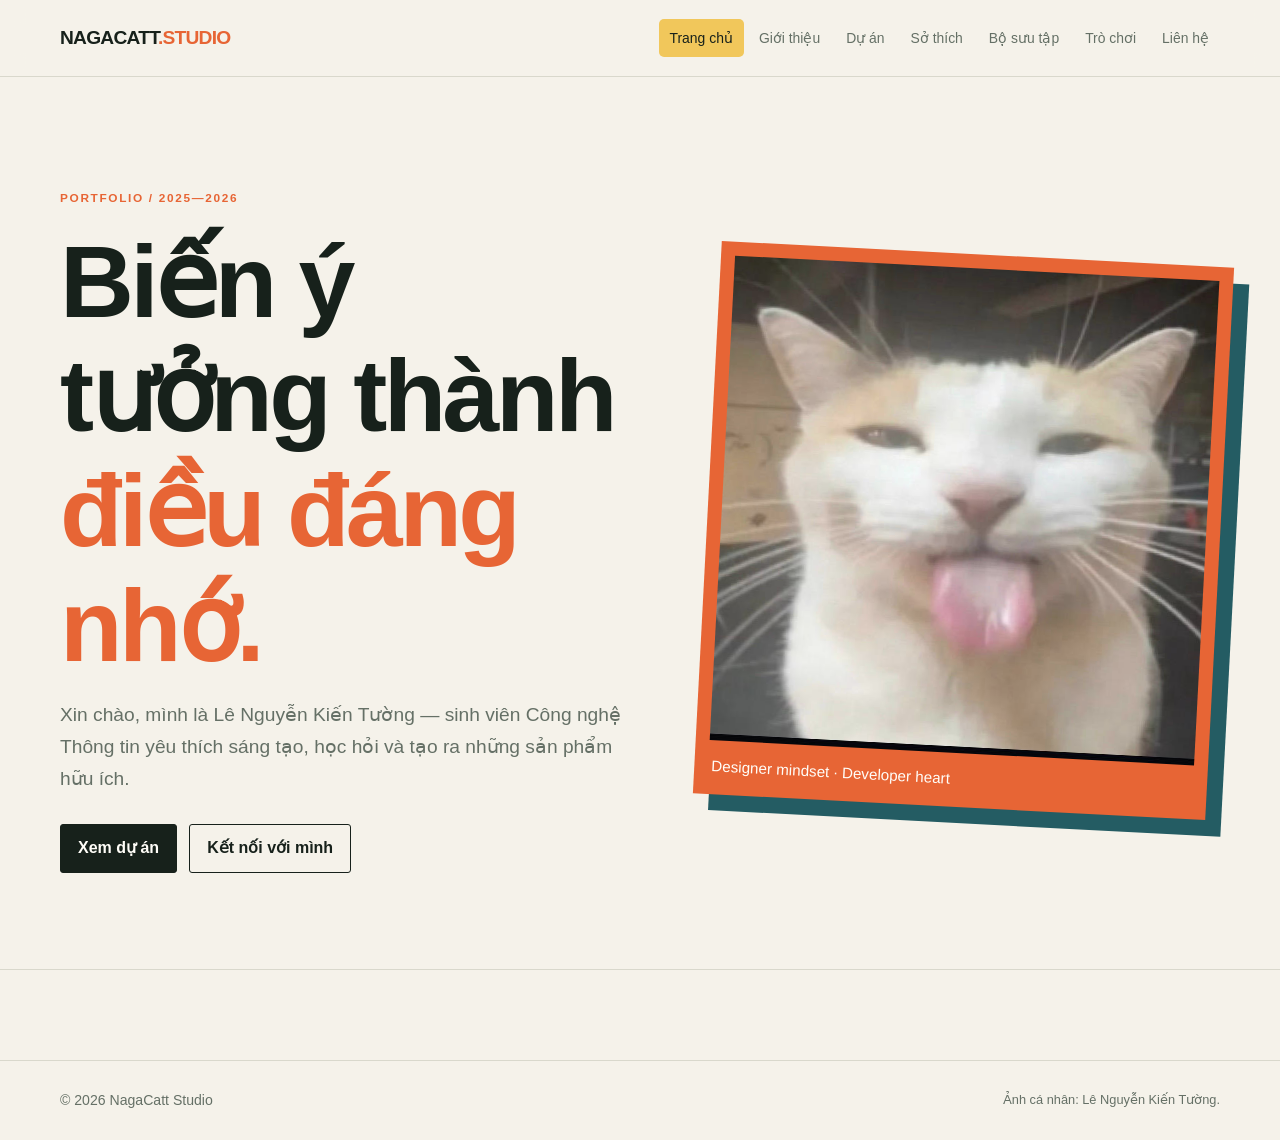
<file: index.html>
<!doctype html>
<html lang="vi">

<head>
    <meta charset="utf-8">
    <meta name="viewport" content="width=device-width, initial-scale=1">
    <title>NagaCatt Studio | Portfolio</title>
    <link rel="stylesheet" href="style.css">
</head>

<body>
    <header class="site-header">
        <div class="container nav-wrap"><a class="brand" href="index.html">NAGACATT<span>.STUDIO</span></a>
            <nav class="nav-links" aria-label="Điều hướng chính"><a class="active" href="index.html">Trang chủ</a><a
                    href="profile.html">Giới thiệu</a><a href="product.html">Dự án</a><a href="services.html">Sở
                    thích</a><a href="gallery.html">Bộ sưu tập</a><a href="blog.html">Trò chơi</a><a href="contact.html">Liên
                    hệ</a></nav>
        </div>
    </header>
    <main>
        <section class="hero">
            <div class="container hero-grid">
                <div>
                    <p class="eyebrow">Portfolio / 2025—2026</p>
                    <h1>Biến ý tưởng thành <span class="gradient-text">điều đáng nhớ.</span></h1>
                    <p class="lead">Xin chào, mình là Lê Nguyễn Kiến Tường — sinh viên Công nghệ Thông tin yêu thích
                        sáng tạo, học hỏi và tạo ra những sản phẩm hữu ích.</p>
                    <div class="button-row"><a class="button primary" href="product.html">Xem dự án</a><a
                            class="button secondary" href="contact.html">Kết nối với mình</a></div>
                </div>
                <figure class="hero-card"><img src="assets/avatar.jpg" alt="Chân dung Lê Nguyễn Kiến Tường">
                    <figcaption>Designer mindset · Developer heart</figcaption>
                </figure>
            </div>
        </section>
    </main>
    <footer class="site-footer">
        <div class="container footer-wrap"><span>© 2026 NagaCatt Studio</span><span class="source">Ảnh cá nhân: Lê
                Nguyễn Kiến Tường.</span></div>
    </footer>
</body>

</html>
</file>
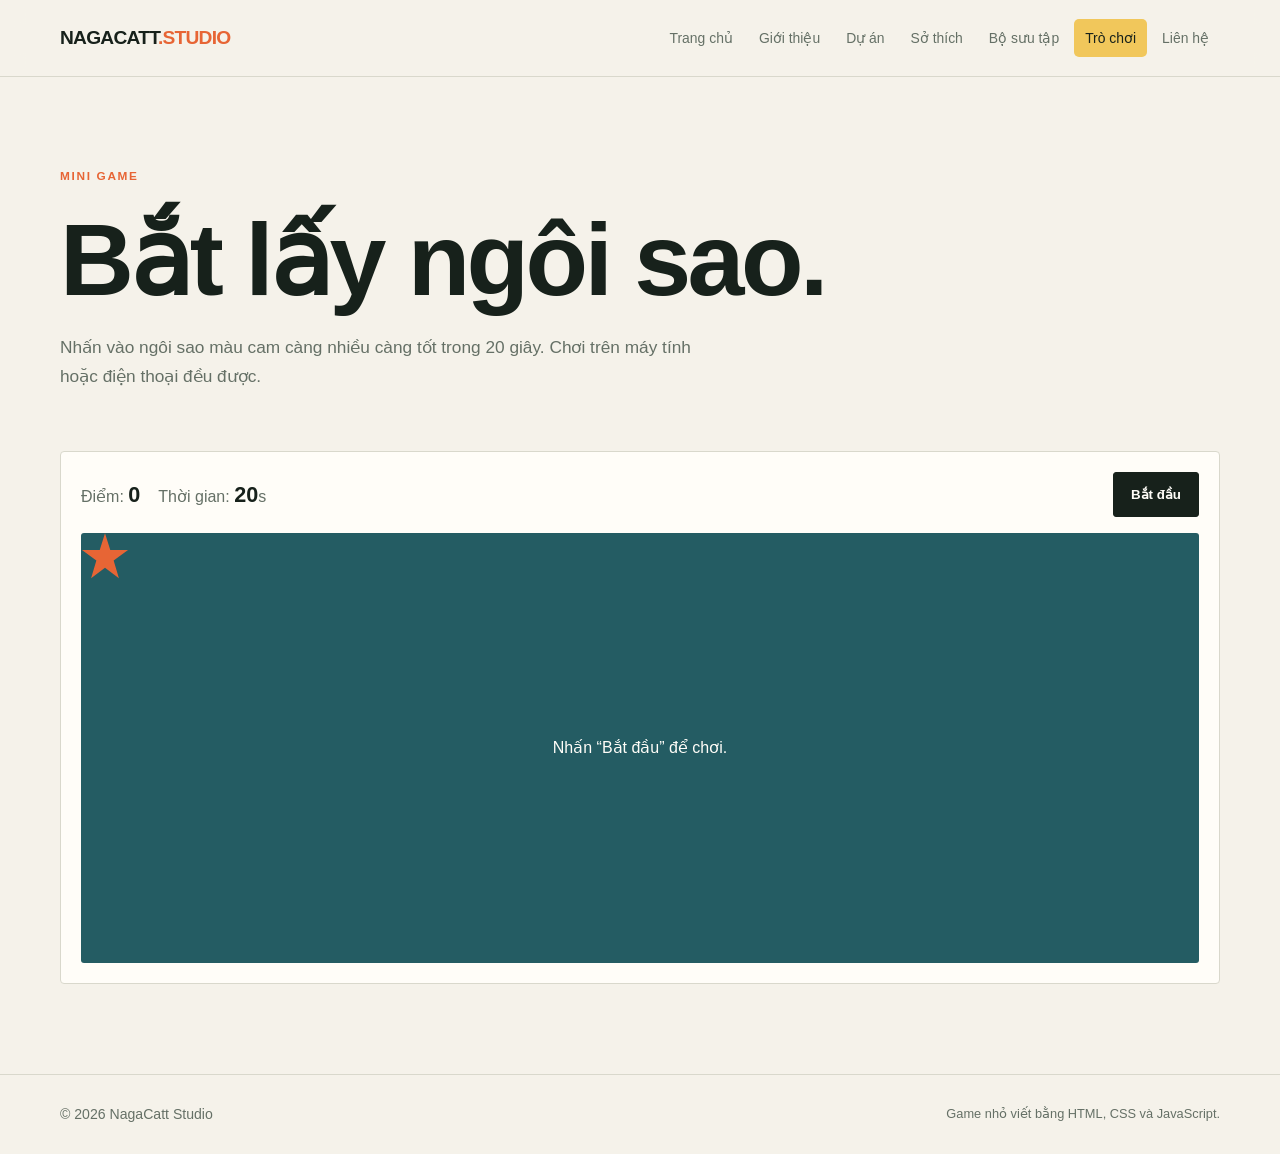
<file: blog.html>
<!doctype html>
<html lang="vi">

<head>
    <meta charset="utf-8">
    <meta name="viewport" content="width=device-width, initial-scale=1">
    <title>Trò chơi | NagaCatt Studio</title>
    <link rel="stylesheet" href="style.css">
</head>

<body>
    <header class="site-header">
        <div class="container nav-wrap"><a class="brand" href="index.html">NAGACATT<span>.STUDIO</span></a>
            <nav class="nav-links" aria-label="Điều hướng chính"><a href="index.html">Trang chủ</a><a
                    href="profile.html">Giới thiệu</a><a href="product.html">Dự án</a><a href="services.html">Sở
                    thích</a><a href="gallery.html">Bộ sưu tập</a><a class="active" href="blog.html">Trò chơi</a><a
                    href="contact.html">Liên hệ</a></nav>
        </div>
    </header>
    <main class="container">
        <section class="page-intro">
            <p class="eyebrow">Mini game</p>
            <h1>Bắt lấy ngôi sao.</h1>
            <p class="lead">Nhấn vào ngôi sao màu cam càng nhiều càng tốt trong 20 giây. Chơi trên máy tính hoặc điện thoại đều được.</p>
        </section>

        <section class="game-card" aria-label="Trò chơi bắt sao">
            <div class="game-status">
                <span>Điểm: <strong id="score">0</strong></span>
                <span>Thời gian: <strong id="time">20</strong>s</span>
                <button class="button primary" id="start-game" type="button">Bắt đầu</button>
            </div>
            <div class="game-board" id="game-board">
                <p class="game-message" id="game-message">Nhấn “Bắt đầu” để chơi.</p>
                <button class="star" id="star" type="button" aria-label="Ngôi sao"></button>
            </div>
        </section>
    </main>
    <footer class="site-footer">
        <div class="container footer-wrap"><span>© 2026 NagaCatt Studio</span><span class="source">Game nhỏ viết bằng HTML, CSS và JavaScript.</span></div>
    </footer>
    <script>
        const board = document.querySelector("#game-board");
        const star = document.querySelector("#star");
        const startButton = document.querySelector("#start-game");
        const scoreText = document.querySelector("#score");
        const timeText = document.querySelector("#time");
        const message = document.querySelector("#game-message");
        let score = 0;
        let timeLeft = 20;
        let timer;

        function moveStar() {
            const maxX = board.clientWidth - star.offsetWidth;
            const maxY = board.clientHeight - star.offsetHeight;
            star.style.left = `${Math.max(0, Math.random() * maxX)}px`;
            star.style.top = `${Math.max(0, Math.random() * maxY)}px`;
        }

        function finishGame() {
            clearInterval(timer);
            star.hidden = true;
            startButton.disabled = false;
            message.textContent = `Hết giờ! Bạn đạt ${score} điểm.`;
        }

        function startGame() {
            clearInterval(timer);
            score = 0;
            timeLeft = 20;
            scoreText.textContent = score;
            timeText.textContent = timeLeft;
            message.textContent = "Bắt lấy ngôi sao!";
            star.hidden = false;
            startButton.disabled = true;
            moveStar();
            timer = setInterval(() => {
                timeLeft -= 1;
                timeText.textContent = timeLeft;
                if (timeLeft <= 0) finishGame();
            }, 1000);
        }

        star.addEventListener("click", () => {
            if (timeLeft <= 0) return;
            score += 1;
            scoreText.textContent = score;
            moveStar();
        });
        startButton.addEventListener("click", startGame);
    </script>
</body>

</html>
</file>
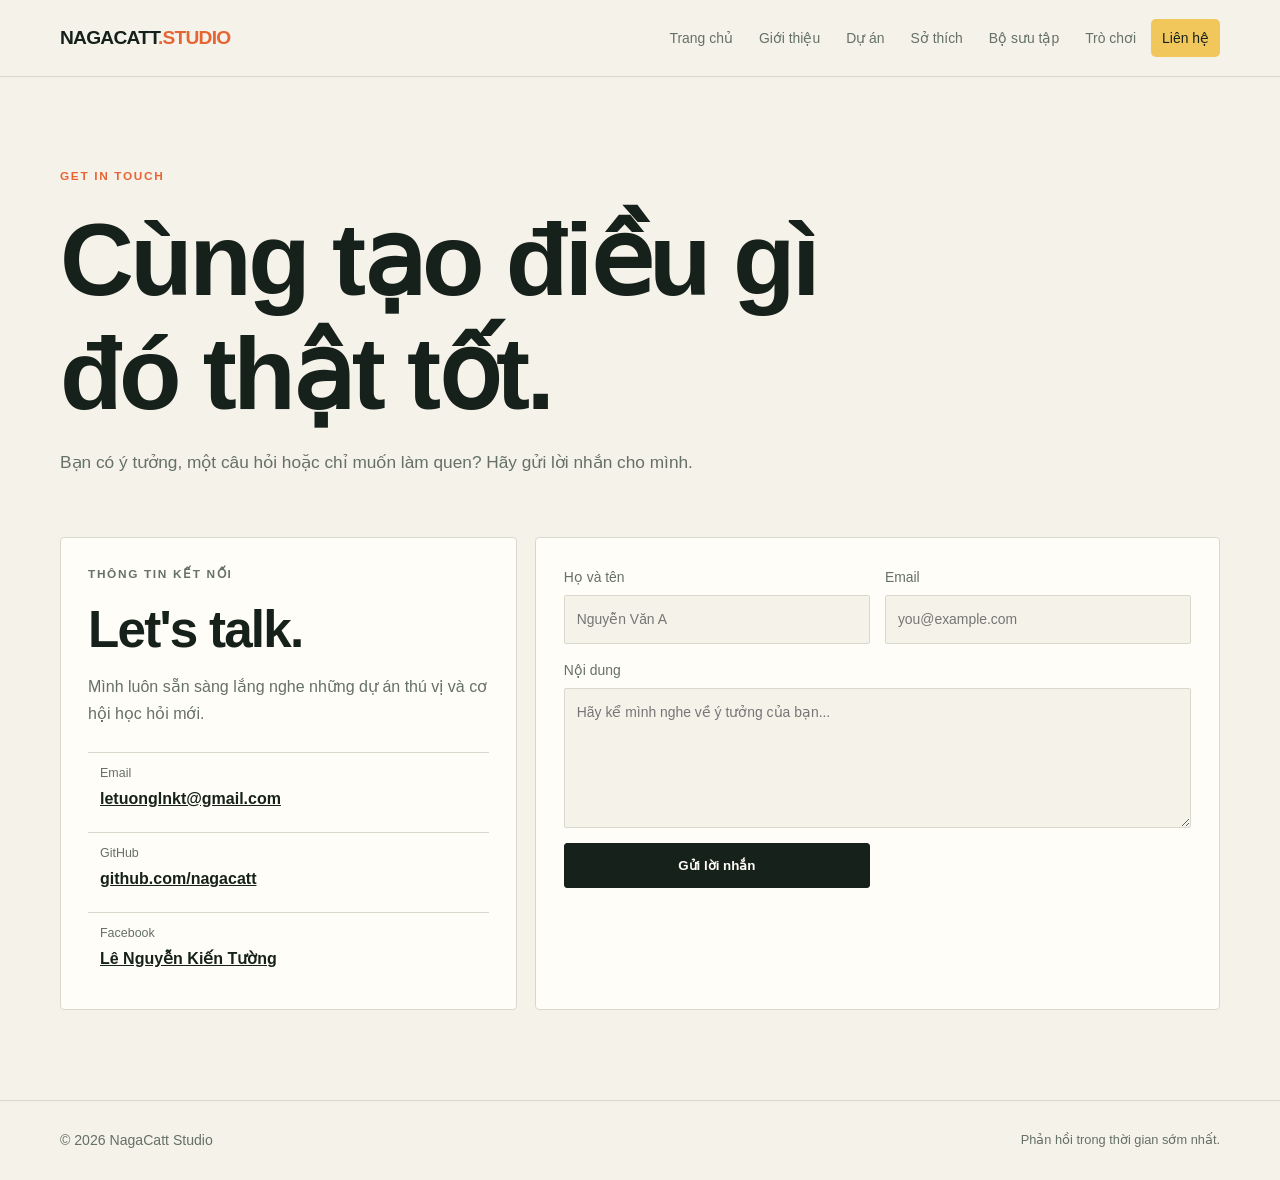
<file: contact.html>
<!doctype html>
<html lang="vi">

<head>
    <meta charset="utf-8">
    <meta name="viewport" content="width=device-width, initial-scale=1">
    <title>Liên hệ | NagaCatt Studio</title>
    <link rel="stylesheet" href="style.css">
</head>

<body>
    <header class="site-header">
        <div class="container nav-wrap"><a class="brand" href="index.html">NAGACATT<span>.STUDIO</span></a>
            <nav class="nav-links" aria-label="Điều hướng chính"><a href="index.html">Trang chủ</a><a
                    href="profile.html">Giới thiệu</a><a href="product.html">Dự án</a><a href="services.html">Sở
                    thích</a><a href="gallery.html">Bộ sưu tập</a><a href="blog.html">Trò chơi</a><a class="active"
                    href="contact.html">Liên hệ</a></nav>
        </div>
    </header>
    <main class="container">
        <section class="page-intro">
            <p class="eyebrow">Get in touch</p>
            <h1>Cùng tạo điều gì đó thật tốt.</h1>
            <p class="lead">Bạn có ý tưởng, một câu hỏi hoặc chỉ muốn làm quen? Hãy gửi lời nhắn cho mình.</p>
        </section>
        <section class="contact-layout">
            <div class="card">
                <p class="eyebrow">Thông tin kết nối</p>
                <h2>Let's talk.</h2>
                <p>Mình luôn sẵn sàng lắng nghe những dự án thú vị và cơ hội học hỏi mới.</p>
                <dl class="detail-list">
                    <div>
                        <dt>Email</dt>
                        <dd><a href="mailto:letuonglnkt@gmail.com">letuonglnkt@gmail.com</a></dd>
                    </div>
                    <div>
                        <dt>GitHub</dt>
                        <dd><a href="https://github.com/nagacatt" target="_blank"
                                rel="noreferrer">github.com/nagacatt</a></dd>
                    </div>
                    <div>
                        <dt>Facebook</dt>
                        <dd><a href="https://www.facebook.com/wall.lmao" target="_blank" rel="noreferrer">Lê Nguyễn Kiến
                                Tường</a></dd>
                    </div>
                </dl>
            </div>
            <form class="contact-form" action="mailto:letuonglnkt@gmail.com" method="post" enctype="text/plain">
                <div class="form-grid"><label>Họ và tên<input name="name" required
                            placeholder="Nguyễn Văn A"></label><label>Email<input type="email" name="email" required
                            placeholder="you@example.com"></label><label class="full">Nội dung<textarea name="message"
                            required placeholder="Hãy kể mình nghe về ý tưởng của bạn..."></textarea></label><button
                        class="button primary" type="submit">Gửi lời nhắn</button></div>
            </form>
        </section>
    </main>
    <footer class="site-footer">
        <div class="container footer-wrap"><span>© 2026 NagaCatt Studio</span><span class="source">Phản hồi trong thời
                gian sớm nhất.</span></div>
    </footer>
</body>

</html>
</file>
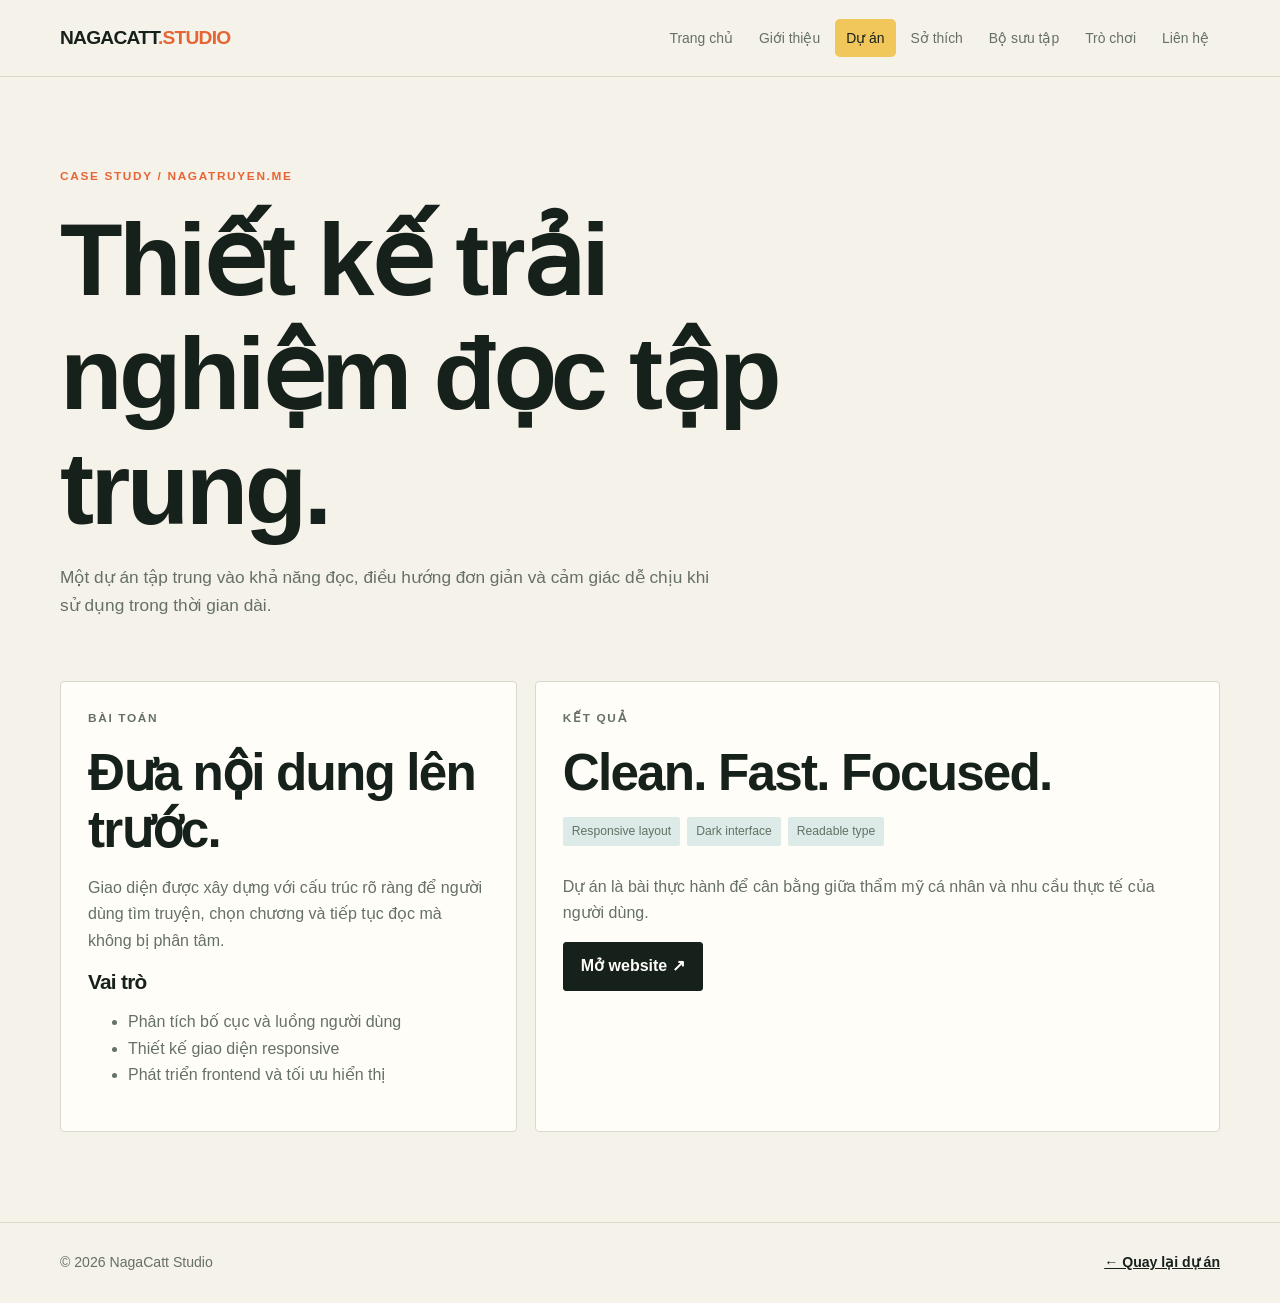
<file: details.html>
<!doctype html>
<html lang="vi">

<head>
    <meta charset="utf-8">
    <meta name="viewport" content="width=device-width, initial-scale=1">
    <title>Chi tiết dự án | NagaCatt Studio</title>
    <link rel="stylesheet" href="style.css">
</head>

<body>
    <header class="site-header">
        <div class="container nav-wrap"><a class="brand" href="index.html">NAGACATT<span>.STUDIO</span></a>
            <nav class="nav-links" aria-label="Điều hướng chính"><a href="index.html">Trang chủ</a><a
                    href="profile.html">Giới thiệu</a><a class="active" href="product.html">Dự án</a><a
                    href="services.html">Sở thích</a><a href="gallery.html">Bộ sưu tập</a><a href="blog.html">Trò chơi</a><a
                    href="contact.html">Liên hệ</a></nav>
        </div>
    </header>
    <main class="container">
        <section class="page-intro">
            <p class="eyebrow">Case study / NagaTruyen.me</p>
            <h1>Thiết kế trải nghiệm đọc tập trung.</h1>
            <p class="lead">Một dự án tập trung vào khả năng đọc, điều hướng đơn giản và cảm giác dễ chịu khi sử dụng
                trong thời gian dài.</p>
        </section>
        <section class="profile-layout">
            <article class="card">
                <p class="eyebrow">Bài toán</p>
                <h2>Đưa nội dung lên trước.</h2>
                <p>Giao diện được xây dựng với cấu trúc rõ ràng để người dùng tìm truyện, chọn chương và tiếp tục đọc mà
                    không bị phân tâm.</p>
                <h3>Vai trò</h3>
                <ul>
                    <li>Phân tích bố cục và luồng người dùng</li>
                    <li>Thiết kế giao diện responsive</li>
                    <li>Phát triển frontend và tối ưu hiển thị</li>
                </ul>
            </article>
            <aside class="card">
                <p class="eyebrow">Kết quả</p>
                <h2>Clean. Fast. Focused.</h2>
                <ul class="tag-list">
                    <li class="tag">Responsive layout</li>
                    <li class="tag">Dark interface</li>
                    <li class="tag">Readable type</li>
                </ul>
                <p style="margin-top:28px">Dự án là bài thực hành để cân bằng giữa thẩm mỹ cá nhân và nhu cầu thực tế
                    của người dùng.</p><a class="button primary" href="https://nagatruyen.me" target="_blank"
                    rel="noreferrer">Mở website ↗</a>
            </aside>
        </section>
    </main>
    <footer class="site-footer">
        <div class="container footer-wrap"><span>© 2026 NagaCatt Studio</span><a href="product.html">← Quay lại dự
                án</a></div>
    </footer>
</body>

</html>
</file>
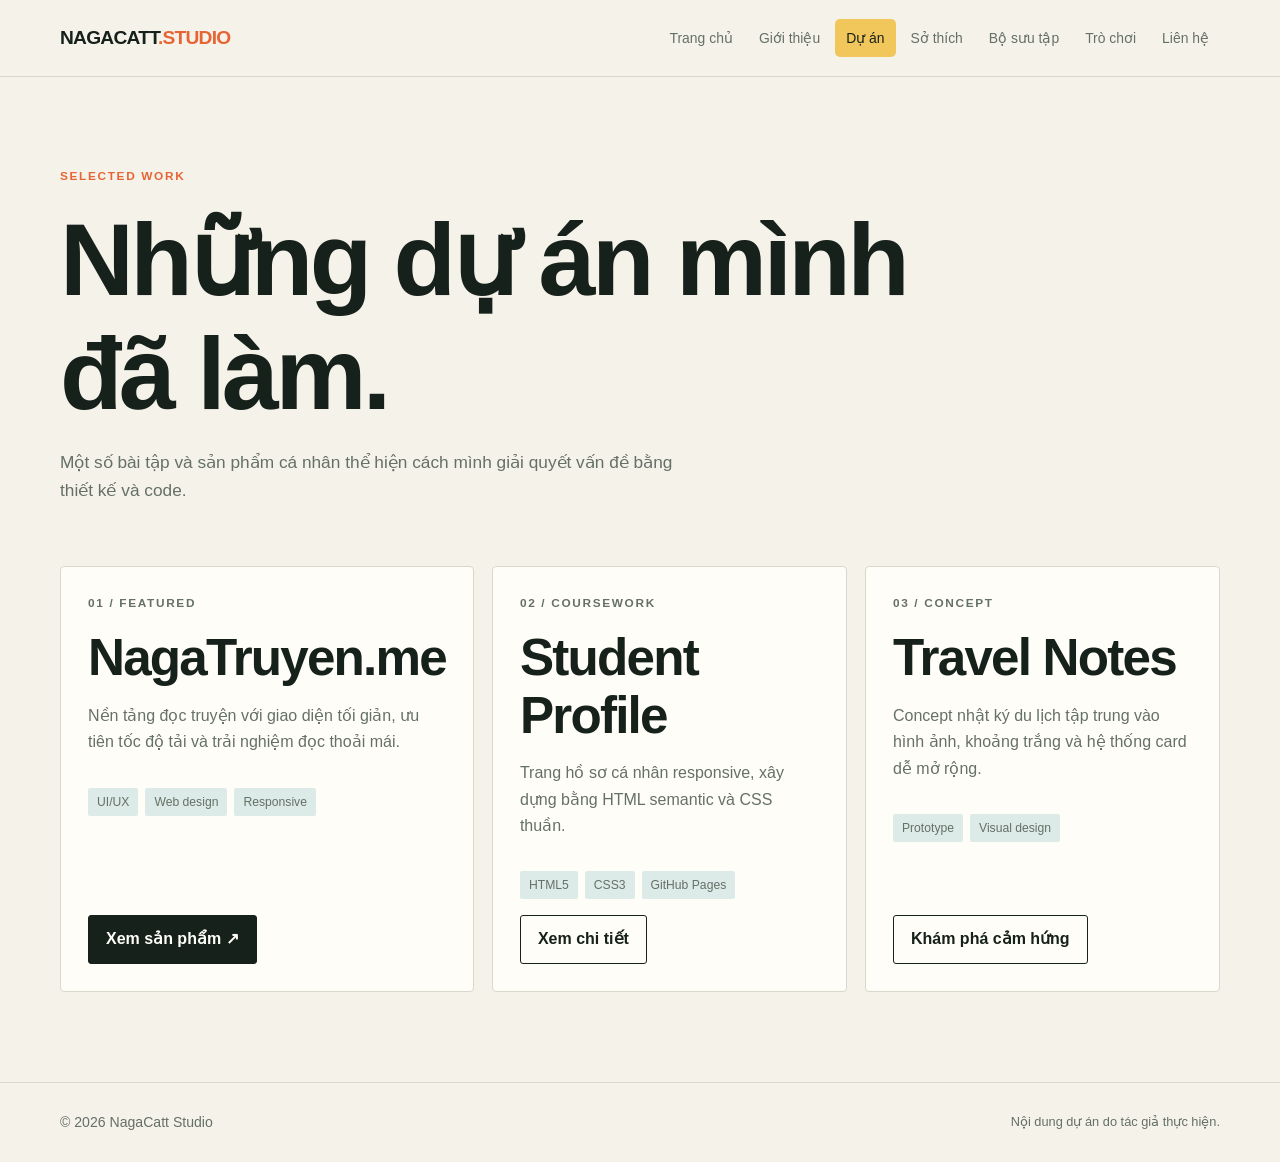
<file: product.html>
<!doctype html>
<html lang="vi">

<head>
    <meta charset="utf-8">
    <meta name="viewport" content="width=device-width, initial-scale=1">
    <title>Dự án | NagaCatt Studio</title>
    <link rel="stylesheet" href="style.css">
</head>

<body>
    <header class="site-header">
        <div class="container nav-wrap"><a class="brand" href="index.html">NAGACATT<span>.STUDIO</span></a>
            <nav class="nav-links" aria-label="Điều hướng chính"><a href="index.html">Trang chủ</a><a
                    href="profile.html">Giới thiệu</a><a class="active" href="product.html">Dự án</a><a
                    href="services.html">Sở thích</a><a href="gallery.html">Bộ sưu tập</a><a href="blog.html">Trò chơi</a><a
                    href="contact.html">Liên hệ</a></nav>
        </div>
    </header>
    <main class="container">
        <section class="page-intro">
            <p class="eyebrow">Selected work</p>
            <h1>Những dự án mình đã làm.</h1>
            <p class="lead">Một số bài tập và sản phẩm cá nhân thể hiện cách mình giải quyết vấn đề bằng thiết kế và
                code.</p>
        </section>
        <section class="grid">
            <article class="card project-card">
                <p class="project-label">01 / Featured</p>
                <h2>NagaTruyen.me</h2>
                <p>Nền tảng đọc truyện với giao diện tối giản, ưu tiên tốc độ tải và trải nghiệm đọc thoải mái.</p>
                <ul class="tag-list">
                    <li class="tag">UI/UX</li>
                    <li class="tag">Web design</li>
                    <li class="tag">Responsive</li>
                </ul><a class="button primary" href="https://nagatruyen.me" target="_blank" rel="noreferrer">Xem sản
                    phẩm ↗</a>
            </article>
            <article class="card project-card">
                <p class="project-label">02 / Coursework</p>
                <h2>Student Profile</h2>
                <p>Trang hồ sơ cá nhân responsive, xây dựng bằng HTML semantic và CSS thuần.</p>
                <ul class="tag-list">
                    <li class="tag">HTML5</li>
                    <li class="tag">CSS3</li>
                    <li class="tag">GitHub Pages</li>
                </ul><a class="button secondary" href="profile.html">Xem chi tiết</a>
            </article>
            <article class="card project-card">
                <p class="project-label">03 / Concept</p>
                <h2>Travel Notes</h2>
                <p>Concept nhật ký du lịch tập trung vào hình ảnh, khoảng trắng và hệ thống card dễ mở rộng.</p>
                <ul class="tag-list">
                    <li class="tag">Prototype</li>
                    <li class="tag">Visual design</li>
                </ul><a class="button secondary" href="gallery.html">Khám phá cảm hứng</a>
            </article>
        </section>
    </main>
    <footer class="site-footer">
        <div class="container footer-wrap"><span>© 2026 NagaCatt Studio</span><span class="source">Nội dung dự án do tác
                giả thực hiện.</span></div>
    </footer>
</body>

</html>
</file>
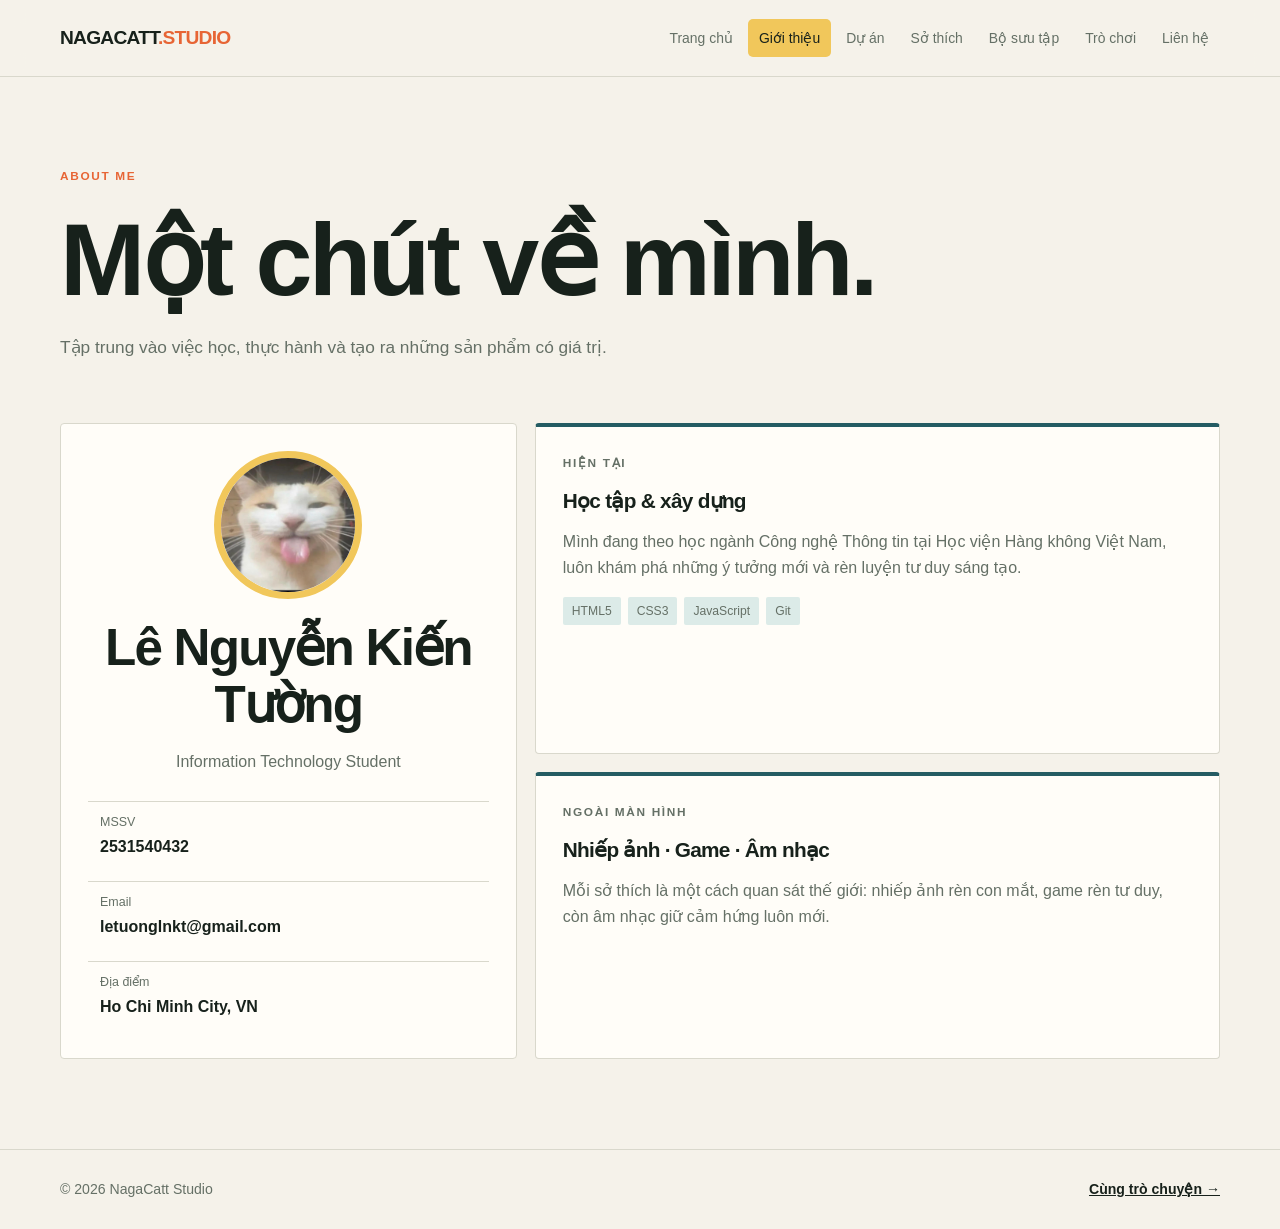
<file: profile.html>
<!doctype html>
<html lang="vi">

<head>
    <meta charset="utf-8">
    <meta name="viewport" content="width=device-width, initial-scale=1">
    <title>Giới thiệu | NagaCatt Studio</title>
    <link rel="stylesheet" href="style.css">
</head>

<body>
    <header class="site-header">
        <div class="container nav-wrap"><a class="brand" href="index.html">NAGACATT<span>.STUDIO</span></a>
            <nav class="nav-links" aria-label="Điều hướng chính"><a href="index.html">Trang chủ</a><a class="active"
                    href="profile.html">Giới thiệu</a><a href="product.html">Dự án</a><a href="services.html">Sở
                    thích</a><a href="gallery.html">Bộ sưu tập</a><a href="blog.html">Trò chơi</a><a href="contact.html">Liên
                    hệ</a></nav>
        </div>
    </header>
    <main class="container">
        <section class="page-intro">
            <p class="eyebrow">About me</p>
            <h1>Một chút về mình.</h1>
            <p class="lead">Tập trung vào việc học, thực hành và tạo ra những sản phẩm có giá trị.</p>
        </section>
        <section class="profile-layout">
            <aside class="profile-card"><img class="avatar" src="assets/avatar.jpg" alt="Lê Nguyễn Kiến Tường">
                <h2>Lê Nguyễn Kiến Tường</h2>
                <p class="gradient-text">Information Technology Student</p>
                <dl class="detail-list">
                    <div>
                        <dt>MSSV</dt>
                        <dd>2531540432</dd>
                    </div>
                    <div>
                        <dt>Email</dt>
                        <dd>letuonglnkt@gmail.com</dd>
                    </div>
                    <div>
                        <dt>Địa điểm</dt>
                        <dd>Ho Chi Minh City, VN</dd>
                    </div>
                </dl>
            </aside>
            <div class="timeline">
                <article class="card">
                    <p class="eyebrow">Hiện tại</p>
                    <h3>Học tập & xây dựng</h3>
                    <p>Mình đang theo học ngành Công nghệ Thông tin tại Học viện Hàng không Việt Nam, luôn khám phá
                        những ý tưởng mới và rèn luyện tư duy sáng tạo.</p>
                    <ul class="tag-list">
                        <li class="tag">HTML5</li>
                        <li class="tag">CSS3</li>
                        <li class="tag">JavaScript</li>
                        <li class="tag">Git</li>
                    </ul>
                </article>
                <article class="card">
                    <p class="eyebrow">Ngoài màn hình</p>
                    <h3>Nhiếp ảnh · Game · Âm nhạc</h3>
                    <p>Mỗi sở thích là một cách quan sát thế giới: nhiếp ảnh rèn con mắt, game rèn tư duy, còn âm nhạc
                        giữ cảm hứng luôn mới.</p>
                </article>
            </div>
        </section>
    </main>
    <footer class="site-footer">
        <div class="container footer-wrap"><span>© 2026 NagaCatt Studio</span><a href="contact.html">Cùng trò chuyện
                →</a></div>
    </footer>
</body>

</html>
</file>
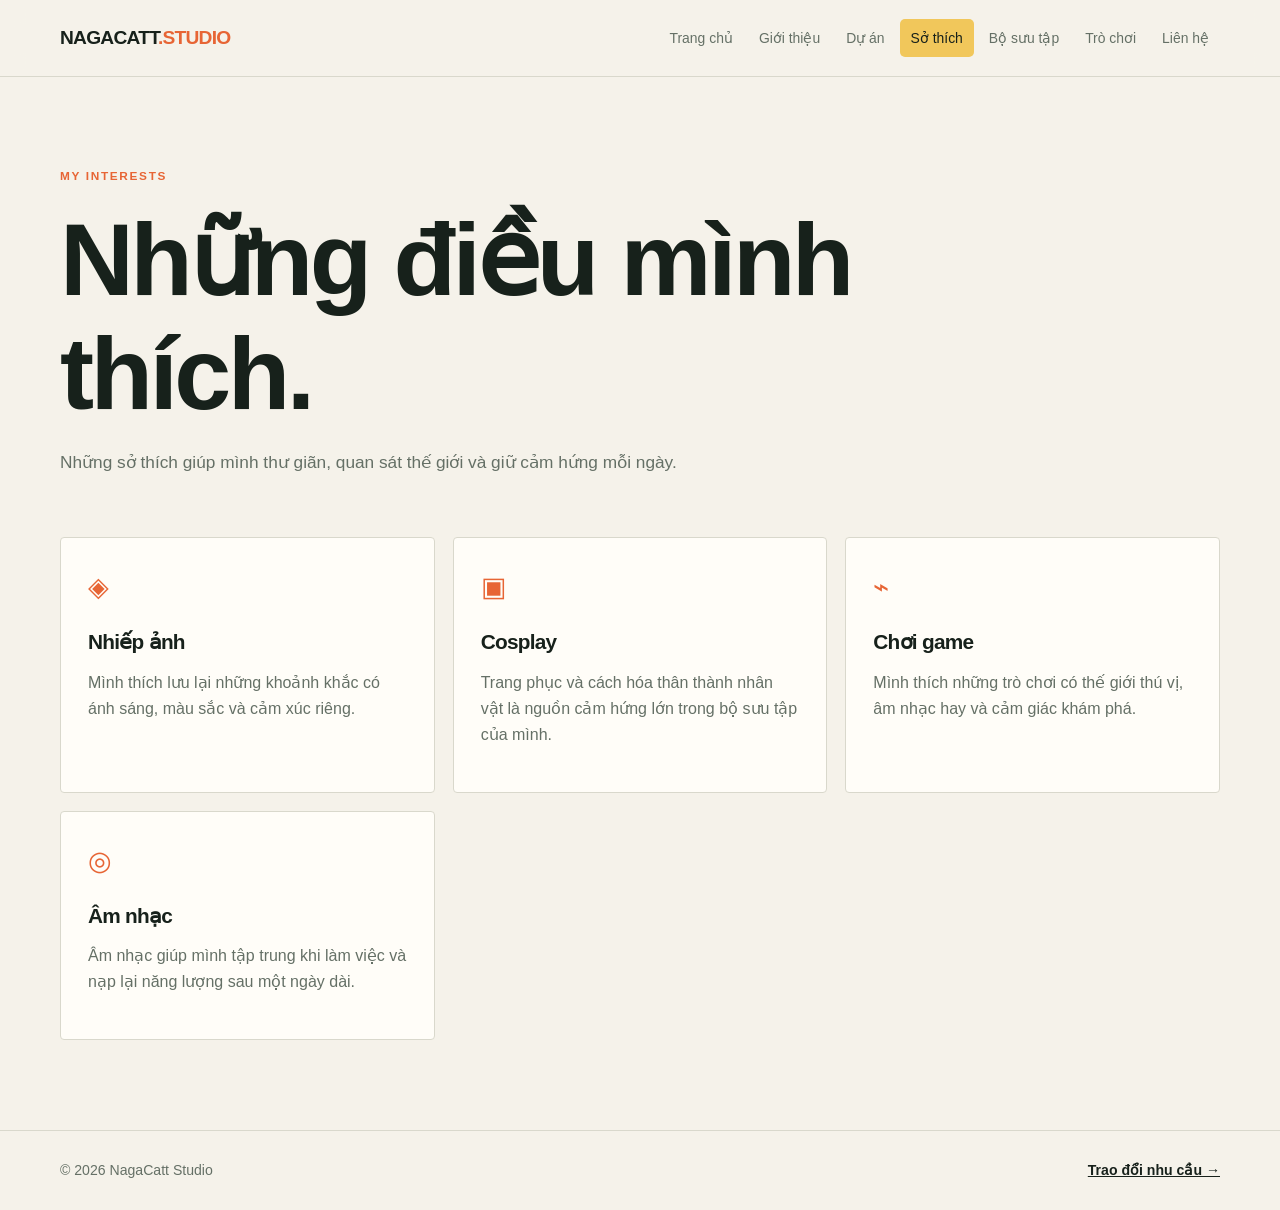
<file: services.html>
<!doctype html>
<html lang="vi">

<head>
    <meta charset="utf-8">
    <meta name="viewport" content="width=device-width, initial-scale=1">
    <title>Sở thích | NagaCatt Studio</title>
    <link rel="stylesheet" href="style.css">
</head>

<body>
    <header class="site-header">
        <div class="container nav-wrap"><a class="brand" href="index.html">NAGACATT<span>.STUDIO</span></a>
            <nav class="nav-links" aria-label="Điều hướng chính"><a href="index.html">Trang chủ</a><a
                    href="profile.html">Giới thiệu</a><a href="product.html">Dự án</a><a class="active"
                    href="services.html">Sở thích</a><a href="gallery.html">Bộ sưu tập</a><a href="blog.html">Trò chơi</a><a
                    href="contact.html">Liên hệ</a></nav>
        </div>
    </header>
    <main class="container">
        <section class="page-intro">
            <p class="eyebrow">My interests</p>
            <h1>Những điều mình thích.</h1>
            <p class="lead">Những sở thích giúp mình thư giãn, quan sát thế giới và giữ cảm hứng mỗi ngày.</p>
        </section>
        <section class="grid">
            <article class="card">
                <div class="card-icon">◈</div>
                <h3>Nhiếp ảnh</h3>
                <p>Mình thích lưu lại những khoảnh khắc có ánh sáng, màu sắc và cảm xúc riêng.</p>
            </article>
            <article class="card">
                <div class="card-icon">▣</div>
                <h3>Cosplay</h3>
                <p>Trang phục và cách hóa thân thành nhân vật là nguồn cảm hứng lớn trong bộ sưu tập của mình.</p>
            </article>
            <article class="card">
                <div class="card-icon">⌁</div>
                <h3>Chơi game</h3>
                <p>Mình thích những trò chơi có thế giới thú vị, âm nhạc hay và cảm giác khám phá.</p>
            </article>
            <article class="card">
                <div class="card-icon">◎</div>
                <h3>Âm nhạc</h3>
                <p>Âm nhạc giúp mình tập trung khi làm việc và nạp lại năng lượng sau một ngày dài.</p>
            </article>
        </section>
    </main>
    <footer class="site-footer">
        <div class="container footer-wrap"><span>© 2026 NagaCatt Studio</span><a href="contact.html">Trao đổi nhu cầu
                →</a></div>
    </footer>
</body>

</html>
</file>
<file: style.css>
:root {
  --ink: #17211b;
  --muted: #657066;
  --paper: #f5f2ea;
  --white: #fffdf8;
  --line: #d9d8cc;
  --orange: #e76535;
  --blue: #245c63;
  --yellow: #f1c75b;
  --max: 1160px;
}

* {
  box-sizing: border-box;
}

html {
  scroll-behavior: smooth;
}

body {
  margin: 0;
  color: var(--ink);
  background: var(--paper);
  font-family: "Segoe UI", Tahoma, Arial, sans-serif;
  line-height: 1.65;
}

a {
  color: inherit;
}

img {
  display: block;
  max-width: 100%;
}

.container {
  width: min(calc(100% - 48px), var(--max));
  margin-inline: auto;
}

.site-header {
  border-bottom: 1px solid var(--line);
  background: rgba(245, 242, 234, .92);
  position: sticky;
  top: 0;
  z-index: 10;
  backdrop-filter: blur(12px);
}

.nav-wrap {
  min-height: 76px;
  display: flex;
  align-items: center;
  justify-content: space-between;
  gap: 28px;
}

.brand {
  color: var(--ink);
  text-decoration: none;
  font-size: 1.2rem;
  font-weight: 900;
  letter-spacing: -.04em;
}

.brand span {
  color: var(--orange);
}

.nav-links {
  display: flex;
  flex-wrap: wrap;
  justify-content: flex-end;
  gap: 4px;
}

.nav-links a {
  color: var(--muted);
  text-decoration: none;
  padding: 8px 11px;
  border-radius: 5px;
  font-size: .87rem;
}

.nav-links a:hover,
.nav-links a.active {
  color: var(--ink);
  background: var(--yellow);
}

h1,
h2,
h3 {
  margin: 0 0 16px;
  line-height: 1.12;
  letter-spacing: -.035em;
}

h1,
h2 {
  font-family: "Segoe UI", Tahoma, Arial, sans-serif;
  font-weight: 750;
}

h1 {
  font-size: clamp(3rem, 8vw, 6.7rem);
}

h2 {
  font-size: clamp(2rem, 4vw, 3.2rem);
}

h3 {
  font-size: 1.3rem;
}

p {
  margin: 0 0 16px;
}

.eyebrow,
.project-label {
  color: var(--orange);
  font-size: .74rem;
  font-weight: 800;
  letter-spacing: .14em;
  text-transform: uppercase;
}

.lead {
  max-width: 650px;
  color: var(--muted);
  font-size: 1.08rem;
}

.gradient-text {
  color: var(--orange);
}

.hero {
  padding: 112px 0 96px;
  border-bottom: 1px solid var(--line);
}

.hero-grid {
  display: grid;
  grid-template-columns: 1.05fr .95fr;
  align-items: center;
  gap: 80px;
}

.hero .lead {
  font-size: 1.2rem;
}

.button-row {
  display: flex;
  flex-wrap: wrap;
  gap: 12px;
  margin-top: 30px;
}

.button {
  display: inline-flex;
  align-items: center;
  justify-content: center;
  min-height: 45px;
  padding: 10px 17px;
  border: 1px solid var(--ink);
  border-radius: 3px;
  text-decoration: none;
  font-weight: 700;
  transition: transform .2s, background .2s;
}

.button:hover {
  transform: translateY(-3px);
}

.button.primary {
  color: var(--white);
  background: var(--ink);
}

.button.primary:hover {
  background: var(--orange);
  border-color: var(--orange);
}

.button.secondary {
  background: transparent;
}

.button.secondary:hover {
  background: var(--yellow);
}

.hero-card {
  margin: 0;
  padding: 14px;
  background: var(--orange);
  transform: rotate(3deg);
  box-shadow: 16px 16px 0 var(--blue);
}

.hero-card img {
  width: 100%;
  aspect-ratio: 1 / 1;
  object-fit: cover;
  filter: saturate(.85);
}

.hero-card figcaption {
  padding: 13px 3px 2px;
  color: var(--white);
  font-family: "Segoe UI", Tahoma, Arial, sans-serif;
  font-size: .95rem;
}

.section {
  padding: 90px 0;
}

.section-heading {
  display: flex;
  align-items: end;
  justify-content: space-between;
  gap: 24px;
  margin-bottom: 30px;
}

.section-heading p {
  max-width: 300px;
  color: var(--muted);
}

.grid {
  display: grid;
  grid-template-columns: repeat(3, 1fr);
  gap: 18px;
}

.card,
.profile-card,
.contact-form {
  background: var(--white);
  border: 1px solid var(--line);
  border-radius: 4px;
  padding: 27px;
}

.card p,
.card li {
  color: var(--muted);
}

.card-icon {
  color: var(--orange);
  font-size: 1.7rem;
  margin-bottom: 20px;
}

.tag-list {
  display: flex;
  flex-wrap: wrap;
  gap: 7px;
  padding: 0;
  list-style: none;
}

.tag {
  padding: 4px 9px;
  color: var(--blue);
  background: #dcebe8;
  border-radius: 2px;
  font-size: .76rem;
}

.page-intro {
  padding: 90px 0 45px;
}

.page-intro h1 {
  max-width: 850px;
}

.profile-layout,
.contact-layout {
  display: grid;
  grid-template-columns: .8fr 1.2fr;
  gap: 18px;
}

.profile-card {
  text-align: center;
}

.avatar {
  width: 148px;
  height: 148px;
  margin: 0 auto 20px;
  object-fit: cover;
  border: 7px solid var(--yellow);
  border-radius: 50%;
}

.profile-card p {
  color: var(--muted);
}

.detail-list {
  display: grid;
  gap: 10px;
  margin: 25px 0 0;
  text-align: left;
}

.detail-list div {
  padding: 10px 12px;
  border-top: 1px solid var(--line);
}

.detail-list dt {
  color: var(--muted);
  font-size: .78rem;
}

.detail-list dd {
  margin: 2px 0 0;
  font-weight: 700;
}

.timeline {
  display: grid;
  gap: 18px;
}

.timeline .card {
  border-top: 4px solid var(--blue);
}

.project-card {
  display: flex;
  flex-direction: column;
  min-height: 100%;
}

.project-card .button {
  align-self: flex-start;
  margin-top: auto;
}

.gallery {
  display: grid;
  grid-template-columns: repeat(3, 1fr);
  gap: 14px;
}

.gallery figure {
  position: relative;
  min-height: 280px;
  margin: 0;
  overflow: hidden;
  background: var(--blue);
}

.gallery-single {
  grid-template-columns: minmax(0, 2fr);
  max-width: 760px;
}

.gallery img {
  width: 100%;
  height: 100%;
  min-height: 280px;
  object-fit: cover;
  transition: transform .35s ease;
}

.gallery figure:hover img {
  transform: scale(1.04);
}

.gallery figure:nth-child(2n) {
  background: var(--orange);
}

.gallery figure:nth-child(3n) {
  background: #7b8d58;
}

.gallery figure::after {
  content: "";
  position: absolute;
  width: 160px;
  height: 160px;
  right: -30px;
  top: -35px;
  border: 35px solid rgba(255, 255, 255, .2);
  border-radius: 50%;
}

.gallery figcaption {
  position: absolute;
  right: 0;
  bottom: 0;
  left: 0;
  padding: 18px;
  color: var(--white);
  background: linear-gradient(transparent, rgba(0, 0, 0, .7));
  font-family: "Segoe UI", Tahoma, Arial, sans-serif;
  font-size: 1.15rem;
}

.gallery-group {
  margin-bottom: 78px;
}

.game-card {
  padding: 20px;
  background: var(--white);
  border: 1px solid var(--line);
  border-radius: 4px;
}

.game-status {
  display: flex;
  align-items: center;
  flex-wrap: wrap;
  gap: 18px;
  margin-bottom: 16px;
}

.game-status span {
  color: var(--muted);
}

.game-status strong {
  color: var(--ink);
  font-size: 1.35rem;
}

.game-status .button {
  margin-left: auto;
  cursor: pointer;
}

.game-status .button:disabled {
  cursor: not-allowed;
  opacity: .55;
}

.game-board {
  position: relative;
  min-height: 430px;
  overflow: hidden;
  background: var(--blue);
  border-radius: 3px;
}

.game-message {
  position: absolute;
  z-index: 1;
  inset: 50% 20px auto;
  margin: 0;
  color: var(--white);
  text-align: center;
  transform: translateY(-50%);
}

.star {
  position: absolute;
  z-index: 2;
  width: 48px;
  height: 48px;
  padding: 0;
  border: 0;
  background: var(--orange);
  clip-path: polygon(50% 0%, 61% 35%, 98% 35%, 68% 57%, 79% 94%, 50% 72%, 21% 94%, 32% 57%, 2% 35%, 39% 35%);
  cursor: pointer;
  filter: drop-shadow(0 5px 0 rgba(0, 0, 0, .22));
}

.star[hidden] {
  display: none;
}

.contact-form {
  padding: 28px;
}

.form-grid {
  display: grid;
  grid-template-columns: 1fr 1fr;
  gap: 15px;
}

label {
  display: grid;
  gap: 6px;
  color: var(--muted);
  font-size: .87rem;
}

input,
textarea {
  width: 100%;
  padding: 12px;
  color: var(--ink);
  background: var(--paper);
  border: 1px solid var(--line);
  border-radius: 2px;
  font: inherit;
}

input:focus,
textarea:focus {
  outline: 2px solid var(--yellow);
  border-color: var(--ink);
}

textarea {
  min-height: 140px;
  resize: vertical;
}

.full {
  grid-column: 1 / -1;
}

.source {
  color: var(--muted);
  font-size: .8rem;
}

.site-footer {
  margin-top: 90px;
  padding: 28px 0;
  border-top: 1px solid var(--line);
}

.footer-wrap {
  display: flex;
  justify-content: space-between;
  gap: 18px;
  flex-wrap: wrap;
  color: var(--muted);
  font-size: .88rem;
}

.footer-wrap a {
  color: var(--ink);
  font-weight: 700;
}

@media (max-width: 820px) {
  .nav-wrap {
    align-items: flex-start;
    flex-direction: column;
    justify-content: center;
    padding: 16px 0;
  }

  .nav-links {
    justify-content: flex-start;
  }

  .hero {
    padding: 70px 0;
  }

  .hero-grid,
  .profile-layout,
  .contact-layout {
    grid-template-columns: 1fr;
  }

  .hero-card {
    max-width: 470px;
    margin: 10px auto 0;
  }

  .grid {
    grid-template-columns: repeat(2, 1fr);
  }

  .gallery {
    grid-template-columns: repeat(2, 1fr);
  }
}

@media (max-width: 560px) {
  .container {
    width: min(calc(100% - 30px), var(--max));
  }

  .nav-links a {
    padding: 6px 7px;
    font-size: .78rem;
  }

  h1 {
    font-size: clamp(2.7rem, 15vw, 4.5rem);
  }

  .hero-grid {
    gap: 45px;
  }

  .section,
  .page-intro {
    padding: 58px 0 30px;
  }

  .grid,
  .gallery,
  .form-grid {
    grid-template-columns: 1fr;
  }

  .full {
    grid-column: auto;
  }

  .section-heading {
    display: block;
  }

  .section-heading p {
    margin-top: 10px;
  }
}
</file>
